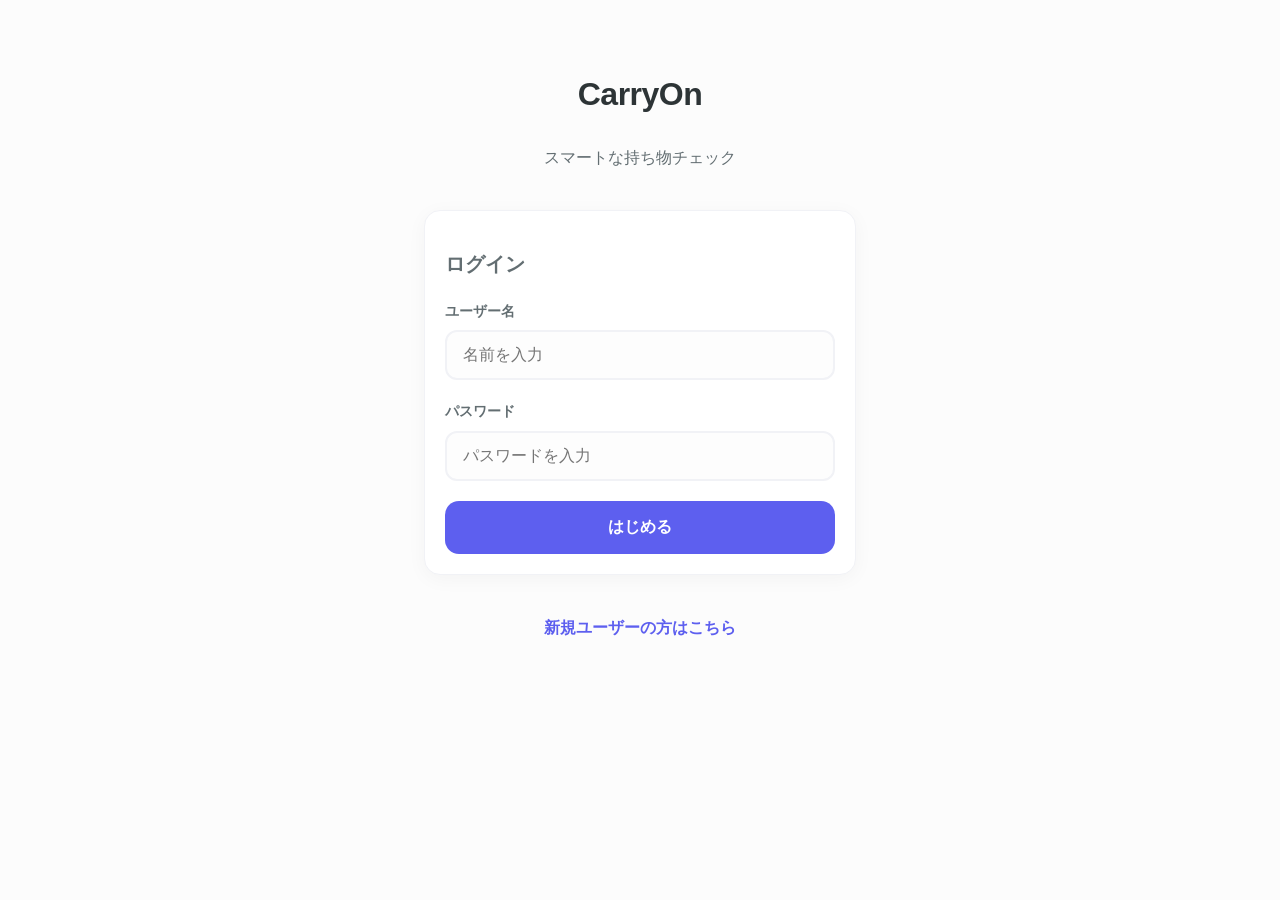
<file: index.html>
<!DOCTYPE html>
<html lang="ja">
<head>
    <meta charset="UTF-8">
    <meta name="viewport" content="width=device-width, initial-scale=1.0">
    <title>CarryOn - チェックリストアプリ</title>
    <meta http-equiv="refresh" content="0;URL=src/pages/login.html">
    <style>
        body {
            font-family: -apple-system, BlinkMacSystemFont, "Segoe UI", Roboto, sans-serif;
            background-color: #fcfcfc;
            display: flex;
            justify-content: center;
            align-items: center;
            height: 100vh;
            margin: 0;
            color: #2d3436;
        }
        .loading-container {
            text-align: center;
        }
        .spinner {
            width: 40px;
            height: 40px;
            border: 4px solid #f1f2f6;
            border-top: 4px solid #5d5fef;
            border-radius: 50%;
            animation: spin 1s linear infinite;
            margin: 0 auto 16px;
        }
        @keyframes spin {
            0% { transform: rotate(0deg); }
            100% { transform: rotate(360deg); }
        }
    </style>
</head>
<body>
    <div class="loading-container">
        <div class="spinner"></div>
        <p>読み込み中... <a href="src/pages/login.html" style="color: #5d5fef; text-decoration: none;">こちらをクリック</a></p>
    </div>
</body>
</html>
</file>
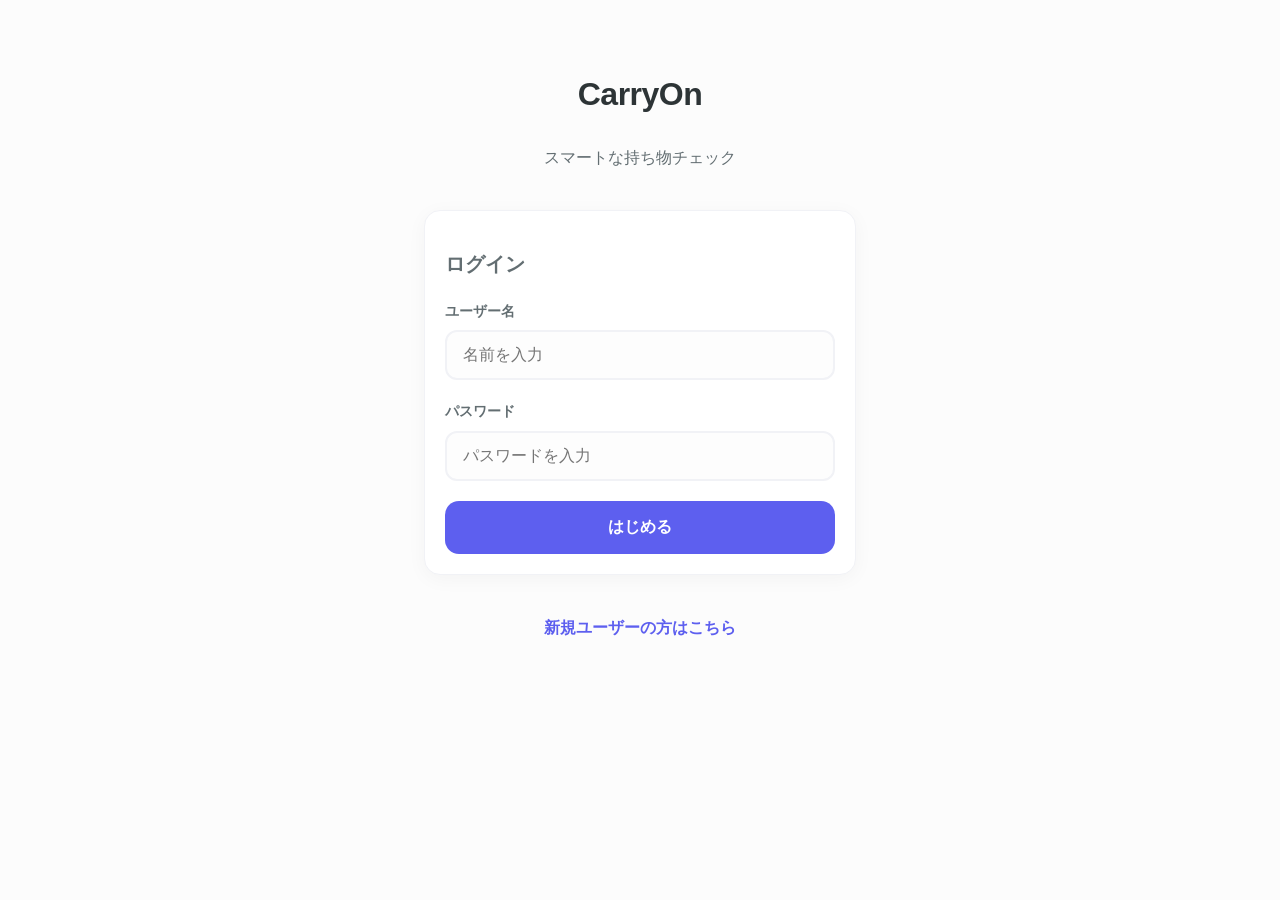
<file: src/pages/checklist.html>
<!DOCTYPE html>
<html lang="ja">
<head>
    <meta charset="UTF-8">
    <meta name="viewport" content="width=device-width, initial-scale=1.0">
    <title>チェックリスト - CarryOn</title>
    <link rel="stylesheet" href="../css/base.css">
    <link rel="stylesheet" href="../css/checklist.css">
</head>
<body>
    <style>
        .progress-header {
            background: var(--card-bg);
            border-radius: var(--radius);
            padding: 24px;
            margin-bottom: 24px;
            box-shadow: var(--shadow);
            border: 1px solid var(--border-color);
        }
        .progress-info {
            display: flex;
            justify-content: space-between;
            align-items: center;
            margin-bottom: 12px;
        }
        .progress-percentage {
            font-size: 1.5rem;
            font-weight: 800;
            color: var(--primary-color);
        }
        .progress-bar-bg {
            height: 8px;
            background: #f1f2f6;
            border-radius: 4px;
            overflow: hidden;
        }
        .progress-bar-fill {
            height: 100%;
            background: var(--primary-color);
            transition: width 0.4s cubic-bezier(.4, .0, .23, 1);
        }
    </style>
</head>
<body>
    <div class="container main-layout">
        <header class="mb-4">
            <h1 id="scene-title-display">読み込み中...</h1>
            <div id="title-edit-area" style="display: none;">
                <input type="text" id="list-title-input" class="edit-input" placeholder="タイトルを入力 (例: キャンプ, 買い物)" style="font-size: 1.5rem; font-weight: 800; width: 100%; margin-bottom: 8px;">
                <div id="error-message" style="color: var(--danger-color); font-size: 0.875rem; margin-bottom: 8px; display: none;"></div>
            </div>
        </header>

        <div class="progress-header">
            <div class="progress-info">
                <div>
                    <span id="checked-count">0</span> / <span id="total-count">0</span> 完了
                </div>
                <div class="progress-percentage" id="progress-percent">0%</div>
            </div>
            <div class="progress-bar-bg">
                <div class="progress-bar-fill" id="progress-bar" style="width: 0%"></div>
            </div>
        </div>
        
        <ul id="item-list" class="item-list"></ul>
        
        <div id="add-item-area" class="add-item-container" style="display: none;">
            <button id="add-item-btn" class="btn-add-outline">＋ 項目を追加</button>
        </div>

        <div class="controls">
            <button id="edit-mode-btn" class="btn btn-primary">編集モード</button>
            <button id="back-btn" class="btn btn-secondary">戻る</button>
        </div>
    </div>
    <script type="module" src="../js/pages/checklist.js"></script>
</body>
</html>
</file>
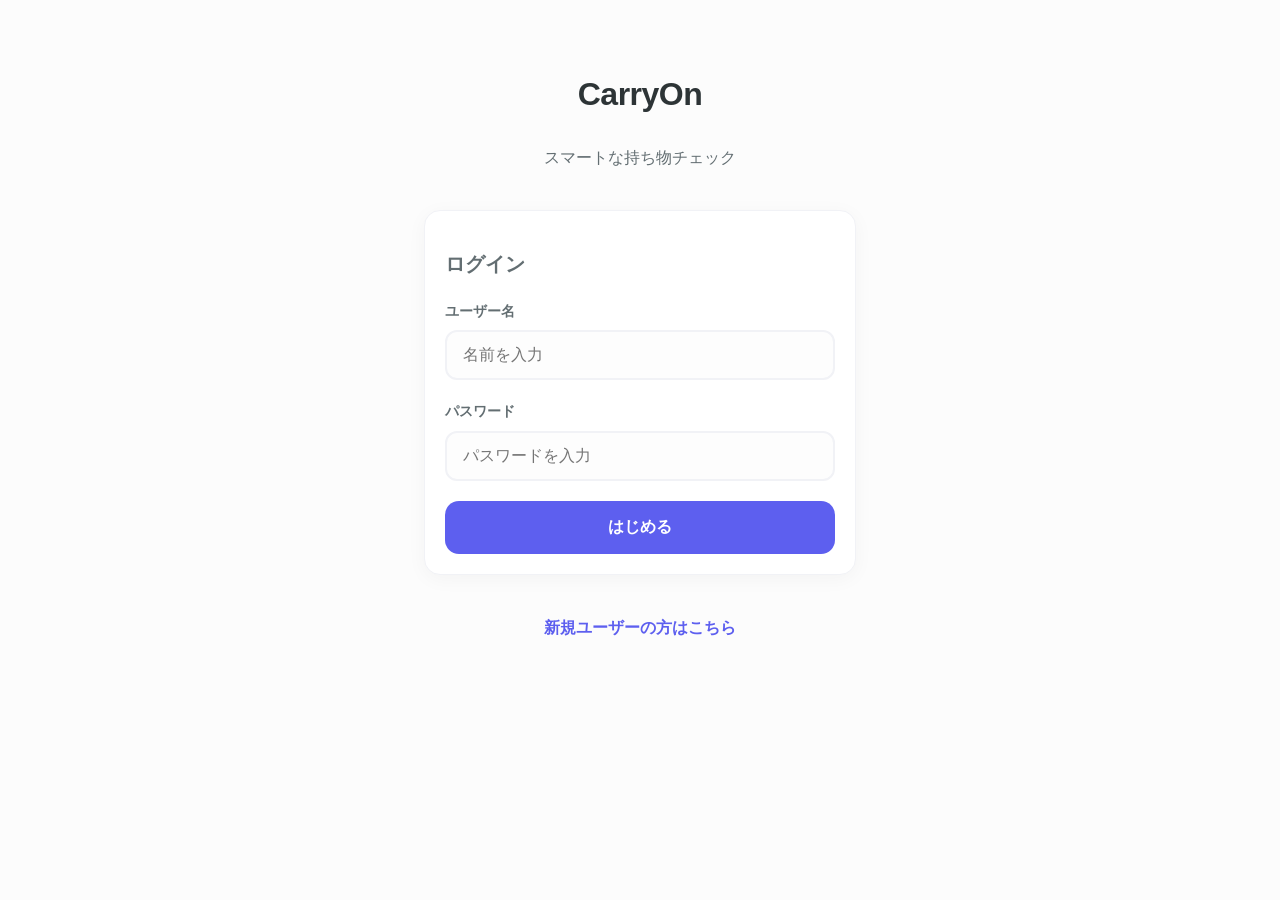
<file: src/pages/login.html>
<!doctype html>
<html lang="ja">
  <head>
    <meta charset="UTF-8" />
    <meta name="viewport" content="width=device-width, initial-scale=1.0" />
    <title>ログイン</title>
    <link rel="stylesheet" href="../css/base.css" />
  </head>
  <body>
    <div class="container">
      <div class="text-center mt-4 mb-4">
        <h1>CarryOn</h1>
        <p style="color: var(--text-muted);">スマートな持ち物チェック</p>
      </div>

      <div class="card">
        <h2>ログイン</h2>
        <div id="error-msg" class="error"></div>

        <div class="form-group">
          <label for="username">ユーザー名</label>
          <input type="text" id="username" placeholder="名前を入力" />
        </div>

        <div class="form-group">
          <label for="password">パスワード</label>
          <input type="password" id="password" placeholder="パスワードを入力" />
        </div>

        <button id="login-btn" class="btn-primary">はじめる</button>
      </div>

      <p class="text-center mt-4">
        <a href="register.html">新規ユーザーの方はこちら</a>
      </p>
    </div>
    <script type="module" src="../js/pages/login.js"></script>
  </body>
</html>
</file>
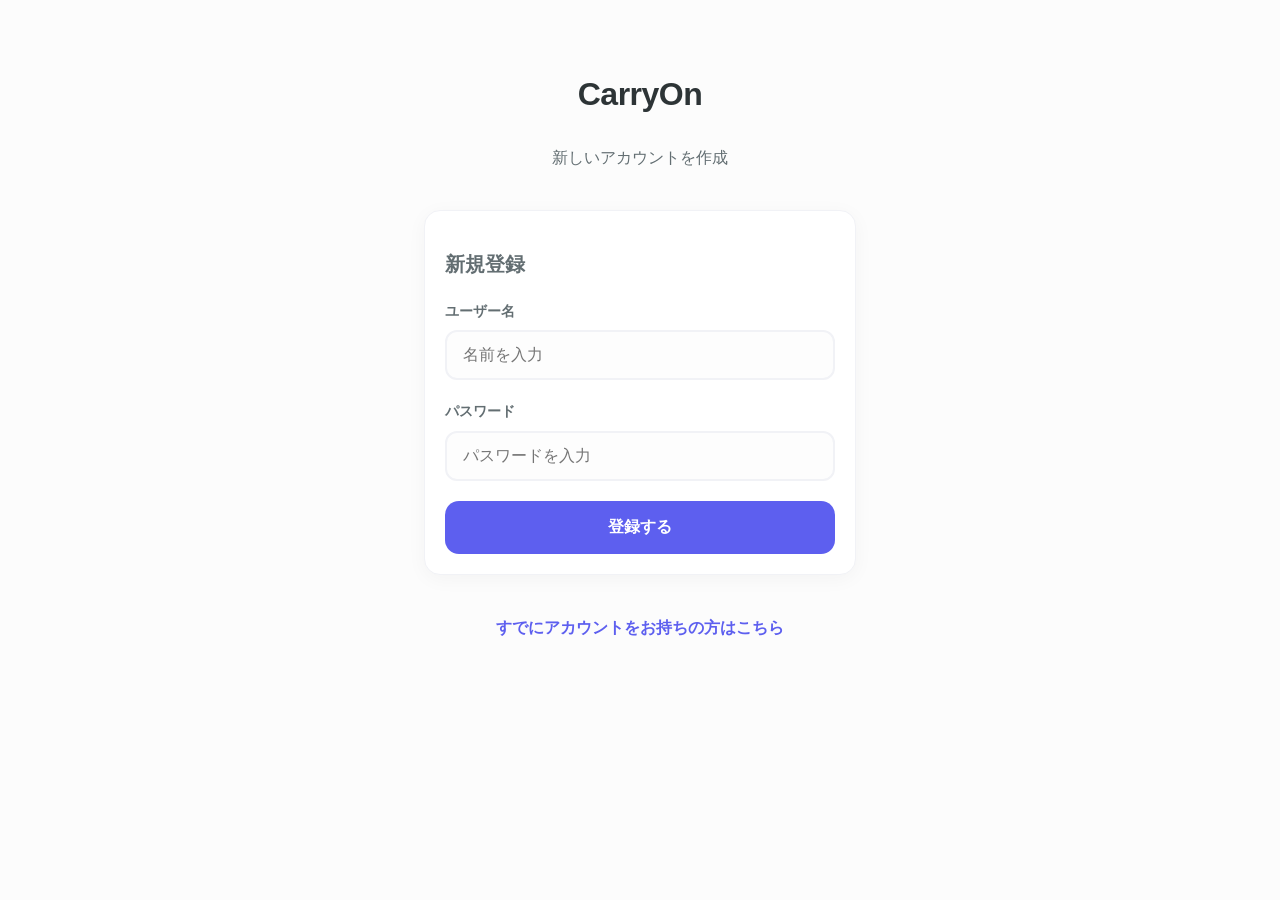
<file: src/pages/register.html>
<!DOCTYPE html>
<html lang="ja">
<head>
    <meta charset="UTF-8">
    <meta name="viewport" content="width=device-width, initial-scale=1.0">
    <title>新規登録 - CarryOn</title>
    <link rel="stylesheet" href="../css/base.css">
</head>
<body>
    <div class="container">
        <div class="text-center mt-4 mb-4">
            <h1>CarryOn</h1>
            <p style="color: var(--text-muted);">新しいアカウントを作成</p>
        </div>

        <div class="card">
            <h2>新規登録</h2>
            <div id="error-msg" class="error"></div>
            <form id="register-form">
                <div class="form-group">
                    <label for="username">ユーザー名</label>
                    <input type="text" id="username" placeholder="名前を入力" required>
                </div>
                <div class="form-group">
                    <label for="password">パスワード</label>
                    <input type="password" id="password" placeholder="パスワードを入力" required>
                </div>
                <button type="submit" class="btn-primary">登録する</button>
            </form>
        </div>

        <p class="text-center mt-4">
            <a href="login.html">すでにアカウントをお持ちの方はこちら</a>
        </p>
    </div>
    <script type="module" src="../js/pages/register.js"></script>
</body>
</html>
</file>
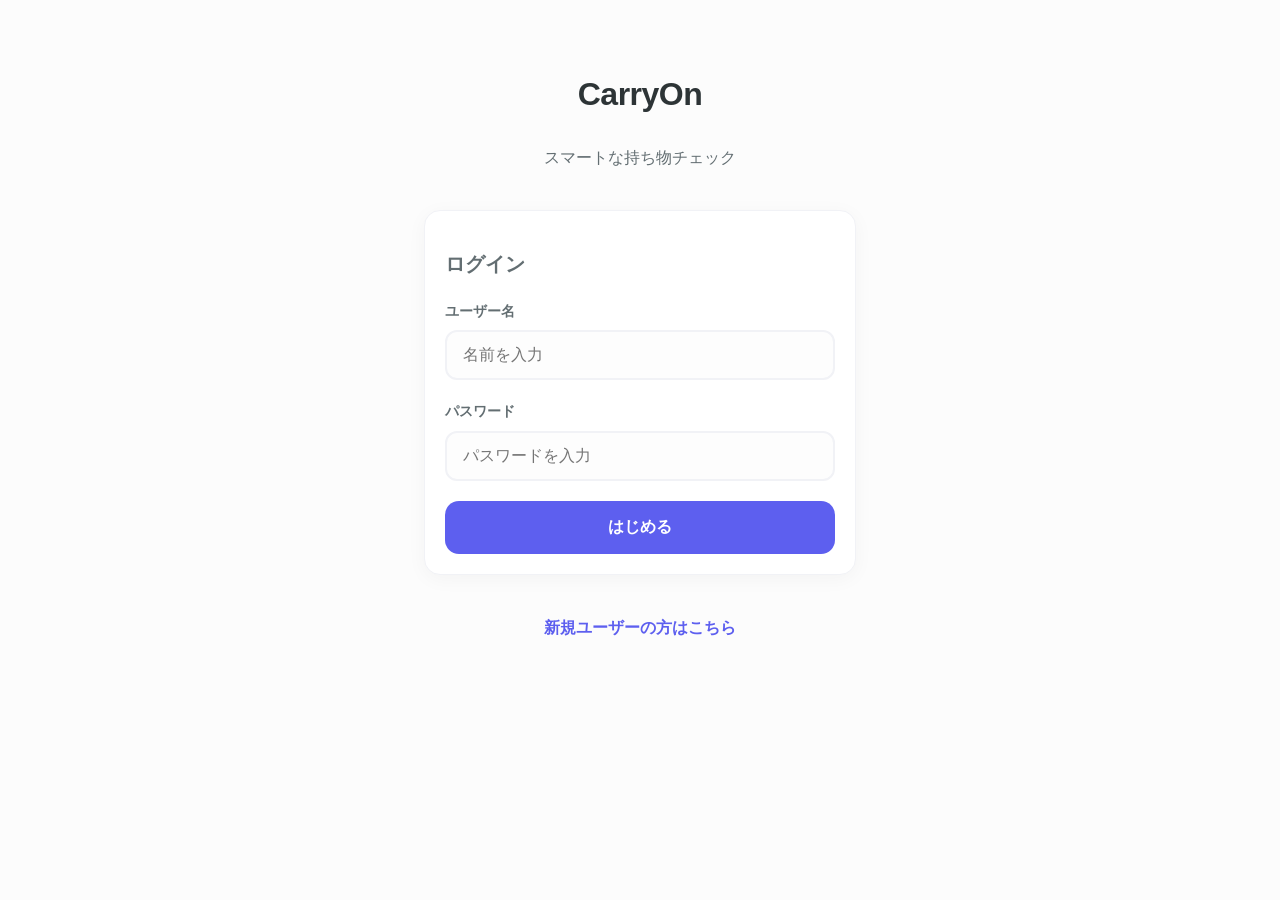
<file: src/pages/saved-lists.html>
<!DOCTYPE html>
<html lang="ja">
<head>
    <meta charset="UTF-8">
    <meta name="viewport" content="width=device-width, initial-scale=1.0">
    <title>保存済みリスト - CarryOn</title>
    <link rel="stylesheet" href="../css/base.css">
    <link rel="stylesheet" href="../css/saved-lists.css">
</head>
<body>
    <div class="container">
        <header class="mb-4">
            <h1>保存済みのリスト</h1>
            <p style="color: var(--text-muted);">作成したリストの進捗を確認できます</p>
        </header>
        
        <div id="saved-lists-container" class="saved-list-container">
            <!-- JavaScript will render cards here -->
        </div>
        
        <div class="mt-4">
            <a href="scene-select.html" class="btn btn-primary">新しいリストを作成</a>
        </div>

        <div class="mt-4 text-center">
            <a href="scene-select.html" style="color: var(--text-muted); font-size: 0.875rem;">← 戻る</a>
        </div>
    </div>
    <script type="module" src="../js/pages/saved-lists.js"></script>
</body>
</html>
</file>
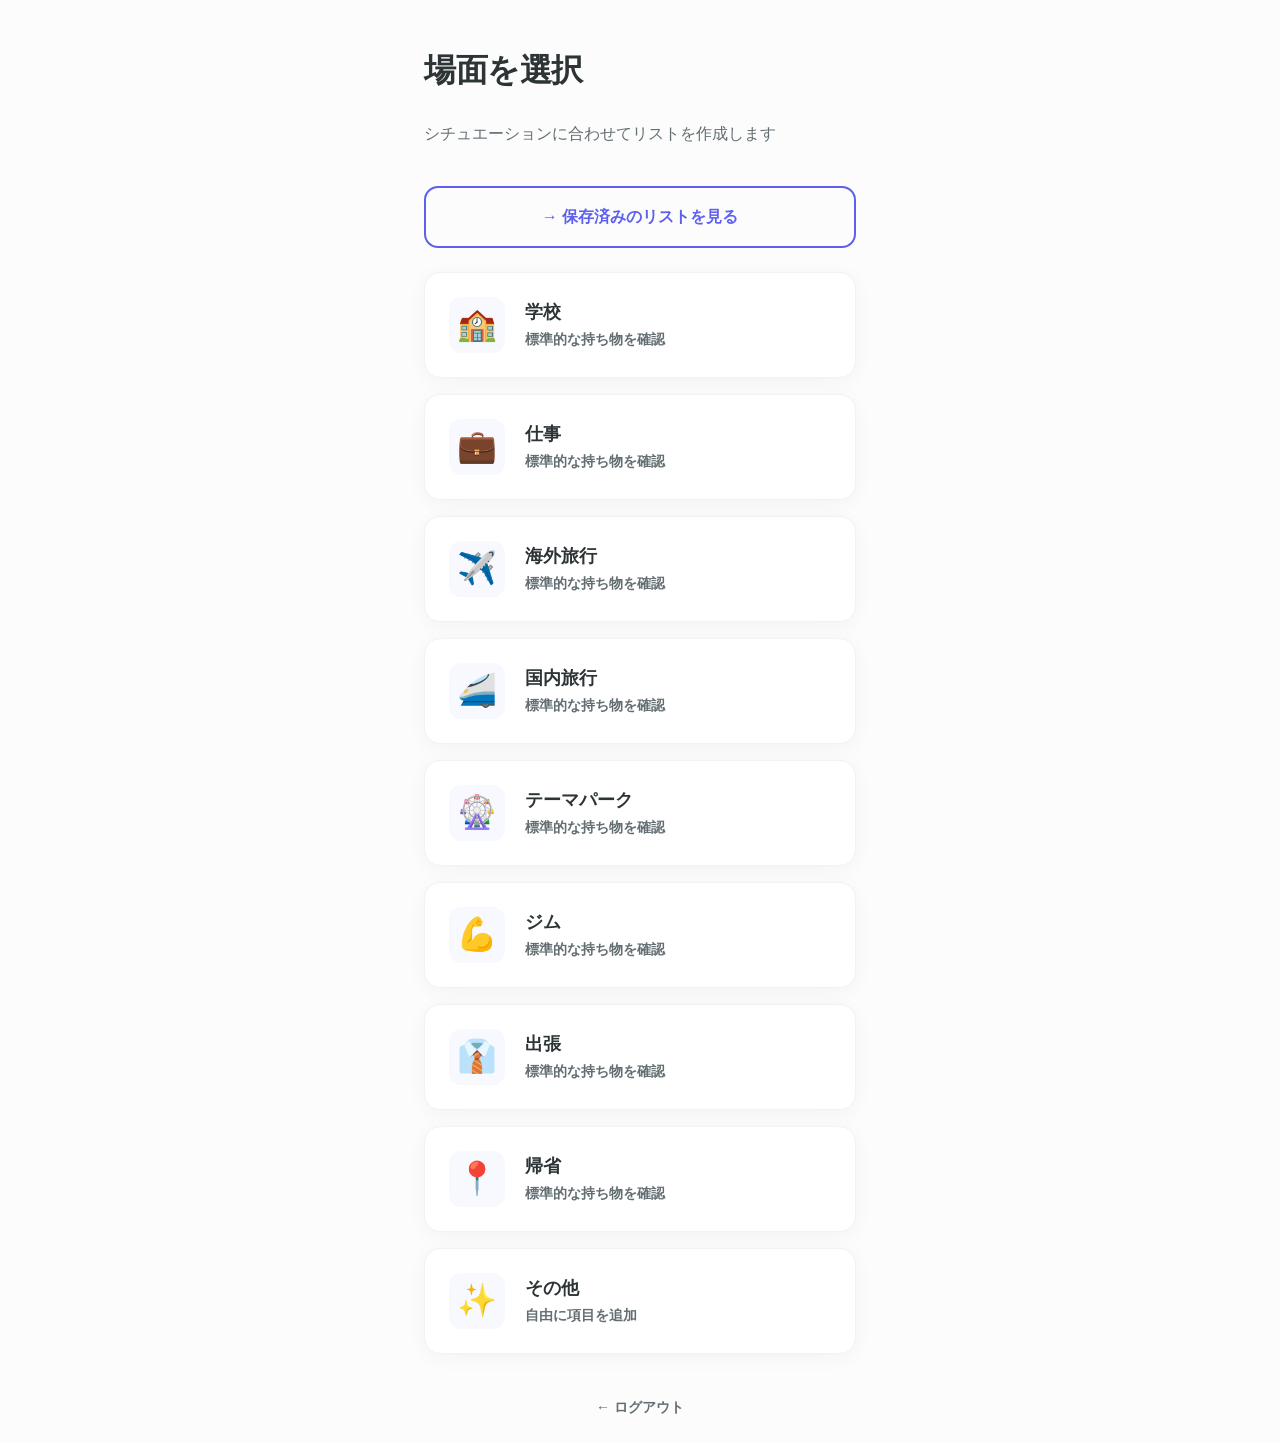
<file: src/pages/scene-select.html>
<!DOCTYPE html>
<html lang="ja">
<head>
    <meta charset="UTF-8">
    <meta name="viewport" content="width=device-width, initial-scale=1.0">
    <title>場面選択 - CarryOn</title>
    <link rel="stylesheet" href="../css/base.css">
    <style>
        .scene-list {
            padding: 0;
            list-style: none;
        }
        .scene-card {
            background: var(--card-bg);
            border-radius: var(--radius);
            padding: 24px;
            margin-bottom: 16px;
            display: flex;
            align-items: center;
            text-decoration: none;
            color: var(--text-main);
            box-shadow: var(--shadow);
            border: 1px solid var(--border-color);
            transition: all 0.2s ease;
        }
        .scene-card:hover {
            transform: translateY(-2px);
            box-shadow: 0 8px 30px rgba(0,0,0,0.08);
            border-color: var(--primary-color);
        }
        .scene-icon {
            font-size: 2rem;
            margin-right: 20px;
            background: #f8f9ff;
            width: 56px;
            height: 56px;
            display: flex;
            align-items: center;
            justify-content: center;
            border-radius: 12px;
        }
        .scene-info {
            flex-grow: 1;
        }
        .scene-name {
            font-size: 1.1rem;
            font-weight: 700;
            display: block;
        }
        .scene-desc {
            font-size: 0.875rem;
            color: var(--text-muted);
        }
    </style>
</head>
<body>
    <div class="container">
        <header class="mb-4">
            <h1>場面を選択</h1>
            <p style="color: var(--text-muted);">シチュエーションに合わせてリストを作成します</p>
        </header>

        <div class="mb-4">
            <a href="saved-lists.html" class="btn btn-outline">→ 保存済みのリストを見る</a>
        </div>

        <div id="scene-list-container">
            <div id="scene-list" class="scene-list">
                <!-- ここにJavaScriptでリストが生成されます -->
            </div>
        </div>

        <div class="mt-4 text-center">
            <a href="login.html" style="color: var(--text-muted); font-size: 0.875rem;">← ログアウト</a>
        </div>
    </div>
    <script type="module" src="../js/pages/scene-select.js"></script>
</body>
</html>
</file>
<file: src/css/base.css>
:root {
    --bg-color: #fcfcfc;
    --card-bg: #ffffff;
    --primary-color: #5d5fef; /* Clean modern blue */
    --secondary-color: #a5a6f6;
    --success-color: #4cd964;
    --danger-color: #ff3b30;
    --text-main: #2d3436;
    --text-muted: #636e72;
    --border-color: #f1f2f6;
    --shadow: 0 4px 20px rgba(0, 0, 0, 0.04);
    --radius: 16px;
    --font-family: -apple-system, BlinkMacSystemFont, "Segoe UI", Roboto, "Helvetica Neue", Arial, sans-serif;
}

* {
    box-sizing: border-box;
    -webkit-tap-highlight-color: transparent;
}

body {
    font-family: var(--font-family);
    background-color: var(--bg-color);
    color: var(--text-main);
    margin: 0;
    padding: 0;
    line-height: 1.6;
    display: flex;
    justify-content: center;
    min-height: 100vh;
}

.container {
    width: 100%;
    max-width: 480px;
    padding: 24px;
    display: flex;
    flex-direction: column;
}

h1 {
    font-size: 2rem;
    font-weight: 800;
    margin-bottom: 24px;
    letter-spacing: -0.5px;
}

h2 {
    font-size: 1.25rem;
    font-weight: 600;
    color: var(--text-muted);
    margin-bottom: 20px;
}

/* Card UI */
.card {
    background: var(--card-bg);
    border-radius: var(--radius);
    padding: 20px;
    box-shadow: var(--shadow);
    margin-bottom: 16px;
    border: 1px solid var(--border-color);
    transition: transform 0.2s ease, box-shadow 0.2s ease;
}

.card:active {
    transform: scale(0.98);
}

/* Form Styles */
.form-group {
    margin-bottom: 20px;
}

label {
    display: block;
    font-size: 0.875rem;
    font-weight: 600;
    margin-bottom: 8px;
    color: var(--text-muted);
}

input[type="text"],
input[type="password"] {
    width: 100%;
    padding: 14px 16px;
    border-radius: 12px;
    border: 2px solid var(--border-color);
    font-size: 1rem;
    transition: border-color 0.2s;
    outline: none;
    background: #fdfdfd;
}

input:focus {
    border-color: var(--primary-color);
}

/* Button Styles */
button, .btn {
    width: 100%;
    padding: 16px;
    border-radius: 14px;
    font-size: 1rem;
    font-weight: 700;
    cursor: pointer;
    transition: all 0.2s;
    border: none;
    text-align: center;
    display: block;
    text-decoration: none;
}

.btn-primary {
    background-color: var(--primary-color);
    color: white;
}

.btn-primary:hover {
    filter: brightness(1.1);
}

.btn-secondary {
    background-color: #f1f2f6;
    color: var(--text-muted);
}

.btn-outline {
    background-color: transparent;
    border: 2px solid var(--primary-color);
    color: var(--primary-color);
}

.error {
    color: var(--danger-color);
    background: #fff5f5;
    padding: 12px;
    border-radius: 8px;
    font-size: 0.875rem;
    margin-bottom: 16px;
    display: none;
}

a {
    color: var(--primary-color);
    text-decoration: none;
    font-weight: 600;
}

.text-center { text-align: center; }
.mt-4 { margin-top: 1.5rem; }
.mb-4 { margin-bottom: 1.5rem; }
</file>
<file: src/css/checklist.css>
.item-list {
  list-style: none;
  padding: 0;
  margin: 0;
}

.item-row {
  display: flex;
  align-items: center;
  padding: 16px 20px;
  background: var(--card-bg);
  border-radius: var(--radius);
  margin-bottom: 12px;
  box-shadow: var(--shadow);
  border: 1px solid var(--border-color);
  transition: all 0.2s ease;
  animation: fadeIn 0.3s ease-out;
}

@keyframes fadeIn {
  from {
    opacity: 0;
    transform: translateY(10px);
  }
  to {
    opacity: 1;
    transform: translateY(0);
  }
}

.item-label {
  display: flex;
  align-items: center;
  cursor: pointer;
  width: 100%;
  font-size: 1.1rem;
  font-weight: 600;
}

/* Custom Checkbox */
.item-label input[type="checkbox"] {
  appearance: none;
  width: 28px;
  height: 28px;
  border: 3px solid var(--border-color);
  border-radius: 50%;
  margin-right: 16px;
  cursor: pointer;
  position: relative;
  transition: all 0.2s cubic-bezier(0.4, 0, 0.23, 1);
  background: white;
}

.item-label input[type="checkbox"]:checked {
  border-color: var(--success-color);
  background-color: var(--success-color);
}

.item-label input[type="checkbox"]:checked::after {
  content: "✓";
  position: absolute;
  color: white;
  font-size: 18px;
  top: 50%;
  left: 50%;
  transform: translate(-50%, -50%);
  font-weight: bold;
}

.item-text {
  transition: all 0.3s ease;
}

.strikethrough {
  text-decoration: line-through;
  color: var(--text-muted);
  opacity: 0.6;
}

.check-time {
  font-size: 0.7rem;
  color: var(--text-muted);
  margin-left: auto;
  background: #f1f2f6;
  padding: 4px 8px;
  border-radius: 20px;
}

.edit-input {
  flex: 8; /* 8割を占める */
  padding: 12px;
  border: 2px solid var(--primary-color);
  border-radius: 10px;
  margin-right: 12px;
  outline: none;
  min-width: 0; /* 折り返し防止 */
}

.edit-input::placeholder {
  font-size: 16px;
}

.btn-compact-delete {
  flex: 2; /* 2割を占める */
  padding: 8px 0;
  font-size: 0.8rem;
  color: var(--danger-color);
  background: #fff5f5;
  border: none;
  border-radius: 10px;
  font-weight: 700;
  text-align: center;
}

.add-item-container {
  margin: 24px 0;
}

.btn-add-outline {
  width: 100%;
  padding: 16px;
  background: transparent;
  color: var(--primary-color);
  border: 3px dashed var(--border-color);
  border-radius: var(--radius);
  font-weight: 700;
  transition: all 0.2s;
}

.btn-add-outline:hover {
  border-color: var(--primary-color);
  background: #f8f9ff;
}

.controls {
  position: sticky;
  bottom: 24px;
  background: rgba(255, 255, 255, 0.8);
  backdrop-filter: blur(10px);
  padding: 16px;
  margin: 0 -16px;
  border-radius: 24px;
  box-shadow: 0 -10px 30px rgba(0, 0, 0, 0.05);
  display: flex;
  gap: 12px;
}

.btn-main {
  flex: 1;
  padding: 16px;
  border-radius: 16px;
  font-weight: 700;
}
</file>
<file: src/css/saved-lists.css>
.saved-list-container {
    padding: 0;
}

.saved-list-row {
    display: flex;
    align-items: center;
    margin-bottom: 16px;
    background: var(--card-bg);
    border-radius: var(--radius);
    overflow: hidden;
    box-shadow: var(--shadow);
    border: 1px solid var(--border-color);
    transition: transform 0.2s;
    height: 100px; /* 高さを固定して揃える */
}

.saved-list-row:active {
    transform: scale(0.98);
}

.saved-list-link {
    flex: 9; /* 10分の9を占める */
    padding: 16px 20px;
    display: flex;
    flex-direction: column;
    justify-content: center;
    color: var(--text-main);
    text-decoration: none;
    min-width: 0; /* 折り返し防止に必要 */
}

.list-title {
    font-weight: 700;
    font-size: 1.1rem;
    margin-bottom: 8px;
    display: block;
    white-space: nowrap;
    overflow: hidden;
    text-overflow: ellipsis; /* 長いタイトルは...で省略 */
}

.progress-container {
    height: 6px;
    background: #f1f2f6;
    border-radius: 3px;
    overflow: hidden;
    margin-top: 10px;
}

.progress-bar {
    height: 100%;
    background: var(--success-color);
    transition: width 0.3s ease;
}

.progress-text {
    font-size: 0.75rem;
    color: var(--text-muted);
    font-weight: 600;
    white-space: nowrap;
}

.btn-list-delete {
    flex: 1; /* 10分の1を占める */
    height: 40px; /* 縦幅を制限 */
    margin: 0 10px; /* 左右と上下の余白（rowがalign-items: centerなので上下中央になる） */
    background: #fff5f5;
    color: var(--danger-color);
    border: 1px solid #fee2e2;
    border-radius: 4px; /* 少し丸みを帯びさせる */
    font-weight: 600;
    font-size: 0.875rem;
    cursor: pointer;
    transition: all 0.2s;
    display: flex;
    align-items: center;
    justify-content: center;
}

.btn-list-delete:hover {
    background: #fee2e2;
}
</file>
